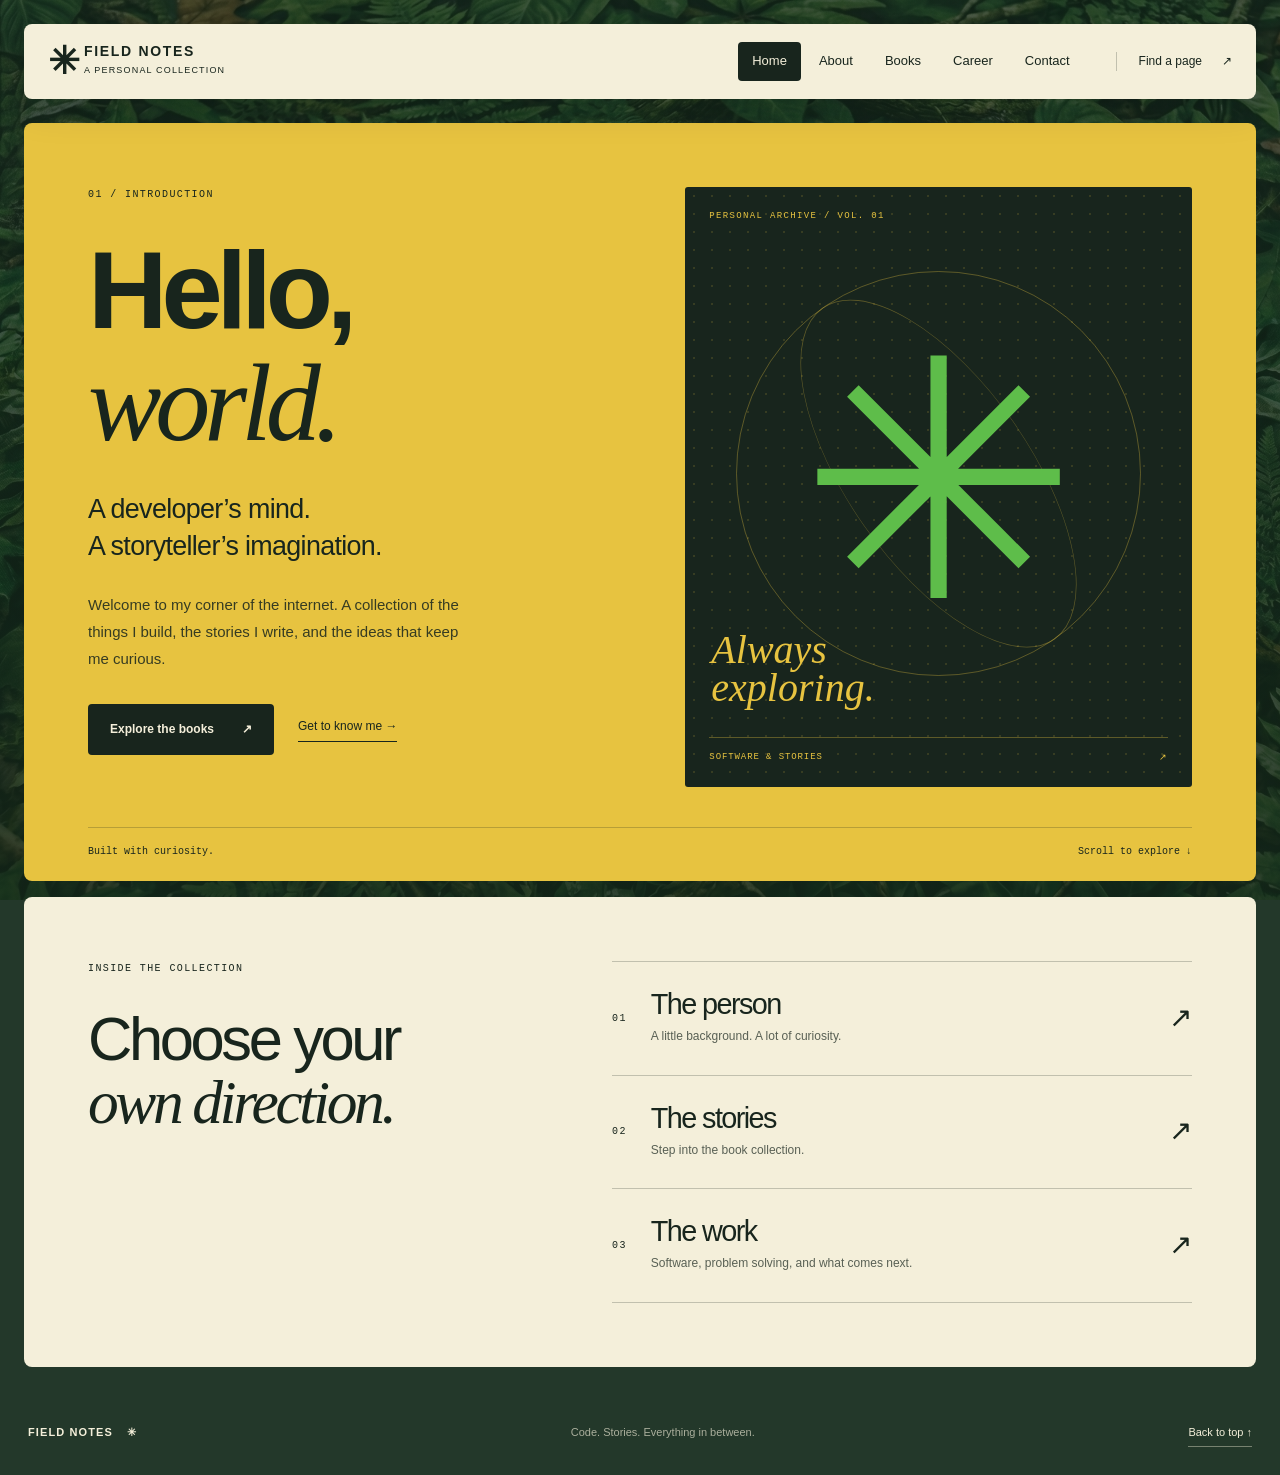
<file: front_end/index.html>
<!DOCTYPE html>
<html lang="en">
  <head>
    <meta charset="UTF-8">
    <meta name="viewport" content="width=device-width, initial-scale=1.0">
    <meta name="description" content="Explore stories in progress, software projects, and the curiosity behind Field Notes.">
    <meta name="theme-color" content="#e7c340">
    <title>Home — Field Notes</title>
    <link rel="icon" type="image/svg+xml" href="favicon.svg">
  <link rel="stylesheet" href="main.css">
    <script src="site.js" defer></script>
  </head>

  <body class="page-home">
    <a class="skip-link" href="#content">Skip to content</a>

    <div class="page-shell">
      <header class="site-header">
        <a class="wordmark" href="index.html" aria-label="Field Notes home">
          <span class="brand-symbol" aria-hidden="true">✳</span>
          FIELD NOTES
          <span class="brand-caption">A personal collection</span>
        </a>

        <nav class="topNav" aria-label="Main navigation">
          <a href="index.html" aria-current="page">Home</a>
          <a href="aboutPage.html">About</a>
          <a href="books_page.html">Books</a>
          <a href="careerPage.html">Career</a>
          <a href="referencesPage.html">Contact</a>
        </nav>

        <details class="site-search">
          <summary>Find a page <span aria-hidden="true">↗</span></summary>
          <form role="search">
            <label for="site-query">Search this site</label>
            <div class="search-row">
              <input id="site-query" type="search" placeholder="Books, career, about…" required>
              <button type="submit">Find →</button>
            </div>
            <div class="search-results" aria-live="polite"></div>
          </form>
        </details>
      </header>

      <main id="content">
        <section class="home-hero panel">
          <div class="hero-copy">
            <p class="eyebrow">01 / Introduction</p>
            <h1>Hello,<br><em>world.</em></h1>
            <p class="lead">A developer’s mind.<br>A storyteller’s imagination.</p>
            <p class="intro">Welcome to my corner of the internet. A collection of the things I build, the stories I write, and the ideas that keep me curious.</p>
            <div class="actions">
              <a class="button dark" href="books_page.html">Explore the books <span>↗</span></a>
              <a class="text-link" href="aboutPage.html">Get to know me →</a>
            </div>
          </div>

          <div class="hero-art" aria-hidden="true">
            <div class="art-coordinates">PERSONAL ARCHIVE / VOL. 01</div>
            <div class="orbit orbit-one"></div>
            <div class="orbit orbit-two"></div>
            <div class="art-star">✳</div>
            <span class="art-label">Always<br>exploring.</span>
            <div class="art-bottom">SOFTWARE & STORIES <span>↗</span></div>
          </div>

          <div class="panel-foot">
            <span>Built with curiosity.</span>
            <span>Scroll to explore ↓</span>
          </div>
        </section>

        <section class="collection">
          <div class="section-heading">
            <p class="eyebrow">Inside the collection</p>
            <h2>Choose your<br><em>own direction.</em></h2>
          </div>

          <div class="index-links">
            <a href="aboutPage.html">
              <span class="index-number">01</span>
              <div>
                <h3>The person</h3>
                <p>A little background. A lot of curiosity.</p>
              </div>
              <span>↗</span>
            </a>

            <a href="books_page.html">
              <span class="index-number">02</span>
              <div>
                <h3>The stories</h3>
                <p>Step into the book collection.</p>
              </div>
              <span>↗</span>
            </a>

            <a href="careerPage.html">
              <span class="index-number">03</span>
              <div>
                <h3>The work</h3>
                <p>Software, problem solving, and what comes next.</p>
              </div>
              <span>↗</span>
            </a>
          </div>
        </section>
      </main>

      <footer>
        <a class="footer-brand" href="index.html">FIELD NOTES <span aria-hidden="true">✳</span></a>
        <p>Code. Stories. Everything in between.</p>
        <a class="back-top" href="#content">Back to top ↑</a>
      </footer>
    </div>
  </body>
</html>
</file>
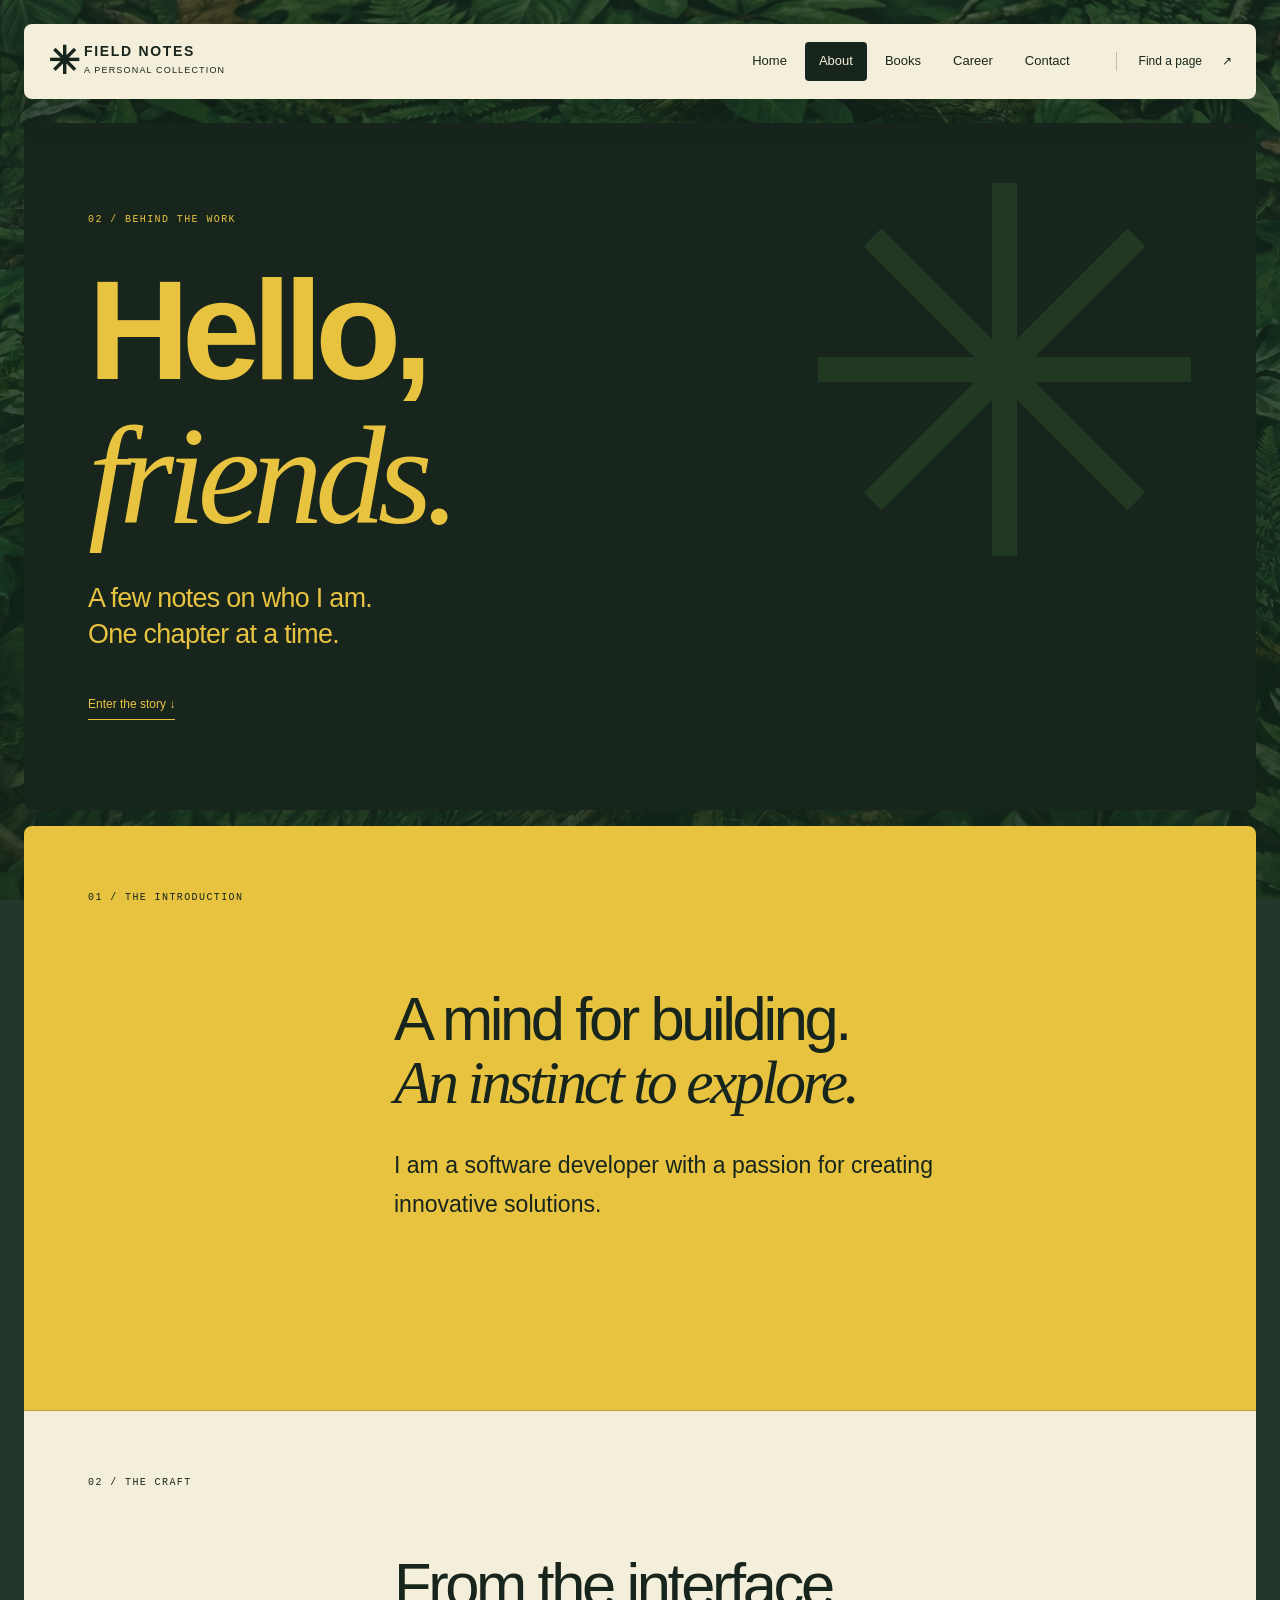
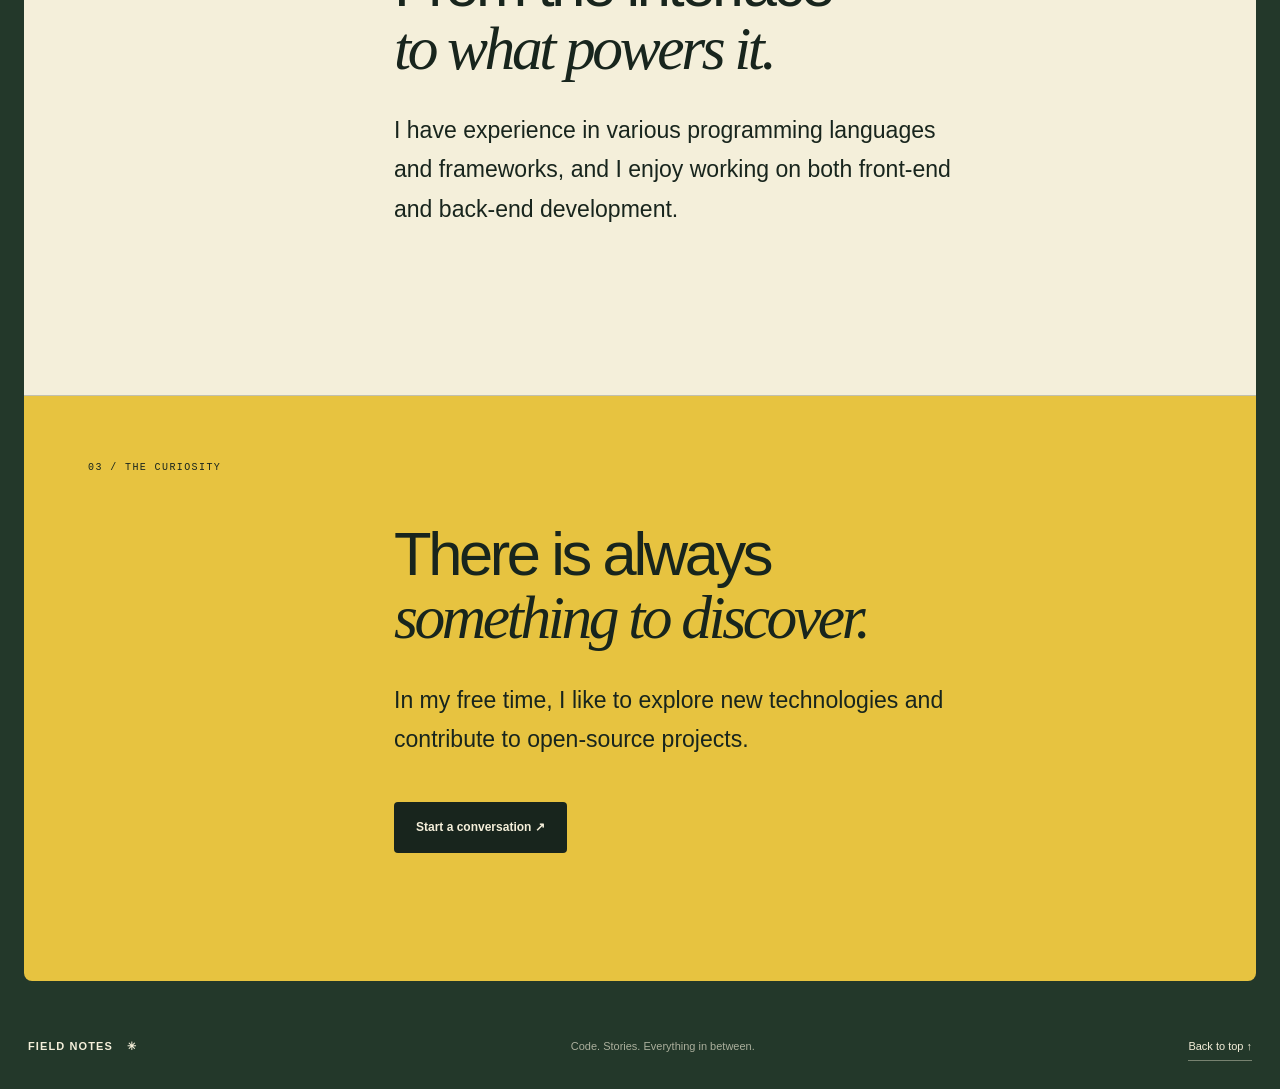
<file: front_end/aboutPage.html>
<!DOCTYPE html>
<html lang="en">
  <head>
    <meta charset="UTF-8">
    <meta name="viewport" content="width=device-width, initial-scale=1.0">
    <meta name="description" content="Meet the person behind Field Notes: a writer and developer exploring stories, software, and new ideas.">
    <meta name="theme-color" content="#e7c340">
    <title>About — Field Notes</title>
    <link rel="icon" type="image/svg+xml" href="favicon.svg">
    <link rel="stylesheet" href="main.css">
    <link rel="stylesheet" href="cssAbout.css">
    <script src="site.js" defer></script>
  </head>

  <body class="page-about">
    <a class="skip-link" href="#content">Skip to content</a>

    <div class="page-shell">
      <header class="site-header">
        <a class="wordmark" href="index.html" aria-label="Field Notes home">
          <span class="brand-symbol" aria-hidden="true">✳</span>
          FIELD NOTES
          <span class="brand-caption">A personal collection</span>
        </a>

        <nav class="topNav" aria-label="Main navigation">
          <a href="index.html">Home</a>
          <a href="aboutPage.html" aria-current="page">About</a>
          <a href="books_page.html">Books</a>
          <a href="careerPage.html">Career</a>
          <a href="referencesPage.html">Contact</a>
        </nav>

        <details class="site-search">
          <summary>Find a page <span aria-hidden="true">↗</span></summary>
          <form role="search">
            <label for="site-query">Search this site</label>
            <div class="search-row">
              <input id="site-query" type="search" placeholder="Books, career, about…" required>
              <button type="submit">Find →</button>
            </div>
            <div class="search-results" aria-live="polite"></div>
          </form>
        </details>
      </header>

      <main id="content">
        <section class="about-intro">
          <p class="eyebrow">02 / Behind the work</p>
          <h1>Hello,<br><em>friends.</em></h1>
          <p class="lead">A few notes on who I am.<br>One chapter at a time.</p>
          <a class="text-link" href="#story">Enter the story ↓</a>
        </section>

        <section id="story" class="star-wars" aria-label="My story">
          <article class="crawlStep">
            <span class="chapter">01 / The introduction</span>
            <div class="crawlCard">
              <h2>A mind for building.<br><em>An instinct to explore.</em></h2>
              <p>I am a software developer with a passion for creating innovative solutions.</p>
            </div>
          </article>

          <article class="crawlStep">
            <span class="chapter">02 / The craft</span>
            <div class="crawlCard">
              <h2>From the interface<br><em>to what powers it.</em></h2>
              <p>I have experience in various programming languages and frameworks, and I enjoy working on both front-end and back-end development.</p>
            </div>
          </article>

          <article class="crawlStep">
            <span class="chapter">03 / The curiosity</span>
            <div class="crawlCard">
              <h2>There is always<br><em>something to discover.</em></h2>
              <p>In my free time, I like to explore new technologies and contribute to open-source projects.</p>
              <a class="button dark" href="referencesPage.html">Start a conversation ↗</a>
            </div>
          </article>
        </section>
      </main>

      <footer>
        <a class="footer-brand" href="index.html">FIELD NOTES <span aria-hidden="true">✳</span></a>
        <p>Code. Stories. Everything in between.</p>
        <a class="back-top" href="#content">Back to top ↑</a>
      </footer>
    </div>
  </body>
</html>
</file>
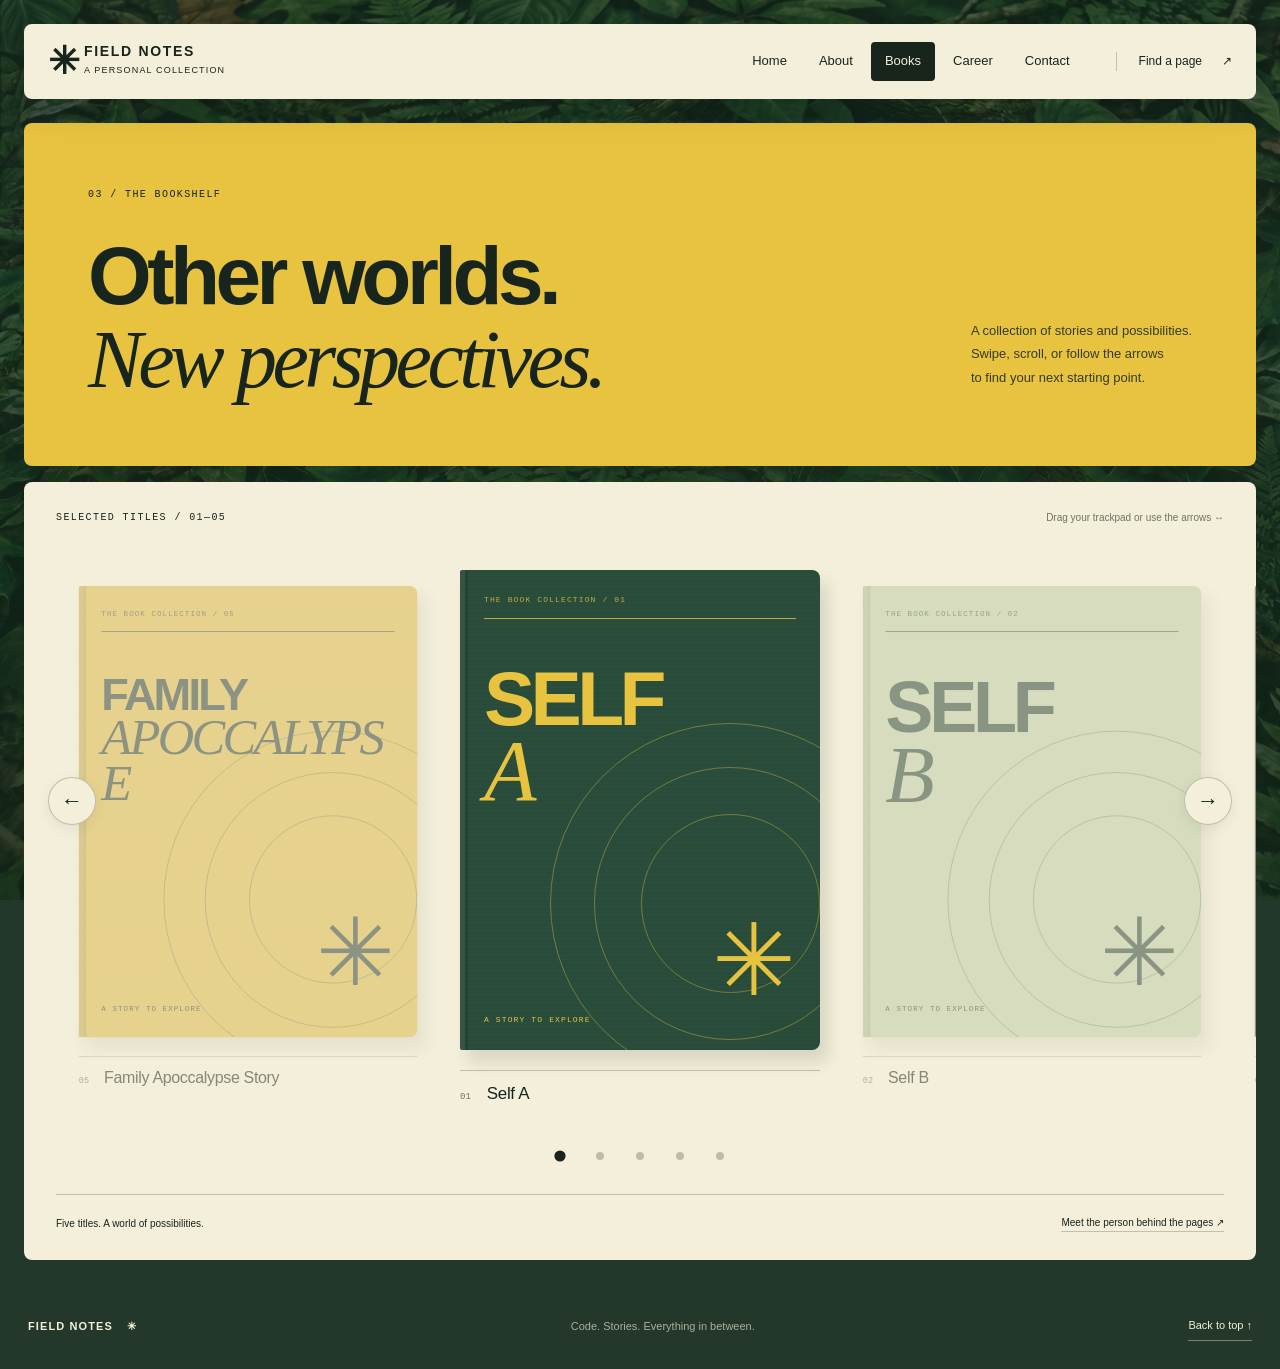
<file: front_end/books_page.html>
<!DOCTYPE html>
<html lang="en">
  <head>
    <meta charset="UTF-8">
    <meta name="viewport" content="width=device-width, initial-scale=1.0">
    <meta name="description" content="Browse the Field Notes bookshelf and discover stories and worlds taking shape.">
    <meta name="theme-color" content="#e7c340">
    <title>Books — Field Notes</title>
    <link rel="icon" type="image/svg+xml" href="favicon.svg">
    <link rel="stylesheet" href="main.css">
    <link rel="stylesheet" href="cssProjects.css">
    <script src="site.js" defer></script>
  </head>

  <body class="page-books">
    <a class="skip-link" href="#content">Skip to content</a>

    <div class="page-shell">
      <header class="site-header">
        <a class="wordmark" href="index.html" aria-label="Field Notes home">
          <span class="brand-symbol" aria-hidden="true">✳</span>
          FIELD NOTES
          <span class="brand-caption">A personal collection</span>
        </a>

        <nav class="topNav" aria-label="Main navigation">
          <a href="index.html">Home</a>
          <a href="aboutPage.html">About</a>
          <a href="books_page.html" aria-current="page">Books</a>
          <a href="careerPage.html">Career</a>
          <a href="referencesPage.html">Contact</a>
        </nav>

        <details class="site-search">
          <summary>Find a page <span aria-hidden="true">↗</span></summary>
          <form role="search">
            <label for="site-query">Search this site</label>
            <div class="search-row">
              <input id="site-query" type="search" placeholder="Books, career, about…" required>
              <button type="submit">Find →</button>
            </div>
            <div class="search-results" aria-live="polite"></div>
          </form>
        </details>
      </header>

      <main id="content">
        <section class="books-intro">
          <div>
            <p class="eyebrow">03 / The bookshelf</p>
            <h1>Other worlds.<br><em>New perspectives.</em></h1>
          </div>
          <p class="intro">A collection of stories and possibilities.<br>Swipe, scroll, or follow the arrows<br>to find your next starting point.</p>
        </section>

        <section class="books-gallery" aria-label="Book collection">
          <div class="gallery-heading">
            <span class="eyebrow">Selected titles / 01—05</span>
            <span class="gallery-hint">Drag your trackpad or use the arrows ↔</span>
          </div>

          <div class="carousel-container">
            <button id="carouselPrev" class="carousel-button" type="button" aria-label="Previous book" aria-controls="projectCard">←</button>

            <div id="projectCard" class="carousel-track" tabindex="0" role="region" aria-label="Books carousel. Use left and right arrow keys to browse.">
              <article class="cards cover-01">
                <div class="book-cover" aria-hidden="true">
                  <span class="cover-edition">THE BOOK COLLECTION / 01</span>
                  <div class="cover-orbit"></div>
                  <div class="cover-title">SELF<br><em>A</em></div>
                  <span class="cover-mark">✳</span>
                  <span class="cover-bottom">A STORY TO EXPLORE</span>
                </div>
                <div class="book-caption">
                  <span>01</span>
                  <h3>Self A</h3>
                </div>
              </article>

              <article class="cards cover-02">
                <div class="book-cover" aria-hidden="true">
                  <span class="cover-edition">THE BOOK COLLECTION / 02</span>
                  <div class="cover-orbit"></div>
                  <div class="cover-title">SELF<br><em>B</em></div>
                  <span class="cover-mark">✳</span>
                  <span class="cover-bottom">A STORY TO EXPLORE</span>
                </div>
                <div class="book-caption">
                  <span>02</span>
                  <h3>Self B</h3>
                </div>
              </article>

              <article class="cards cover-03">
                <div class="book-cover" aria-hidden="true">
                  <span class="cover-edition">THE BOOK COLLECTION / 03</span>
                  <div class="cover-orbit"></div>
                  <div class="cover-title">SELF<br><em>C</em></div>
                  <span class="cover-mark">✳</span>
                  <span class="cover-bottom">A STORY TO EXPLORE</span>
                </div>
                <div class="book-caption">
                  <span>03</span>
                  <h3>Self C</h3>
                </div>
              </article>

              <article class="cards cover-04">
                <div class="book-cover" aria-hidden="true">
                  <span class="cover-edition">THE BOOK COLLECTION / 04</span>
                  <div class="cover-orbit"></div>
                  <div class="cover-title">FALLING<br><em>STAR</em></div>
                  <span class="cover-mark">✳</span>
                  <span class="cover-bottom">A STORY TO EXPLORE</span>
                </div>
                <div class="book-caption">
                  <span>04</span>
                  <h3>Falling Star</h3>
                </div>
              </article>

              <article class="cards cover-05">
                <div class="book-cover" aria-hidden="true">
                  <span class="cover-edition">THE BOOK COLLECTION / 05</span>
                  <div class="cover-orbit"></div>
                  <div class="cover-title">FAMILY<br><em>APOCCALYPSE</em></div>
                  <span class="cover-mark">✳</span>
                  <span class="cover-bottom">A STORY TO EXPLORE</span>
                </div>
                <div class="book-caption">
                  <span>05</span>
                  <h3>Family Apoccalypse Story</h3>
                </div>
              </article>
            </div>

            <button id="carouselNext" class="carousel-button" type="button" aria-label="Next book" aria-controls="projectCard">→</button>
          </div>

          <div id="carouselDots" class="carousel-dots" aria-label="Choose a book"></div>

          <div class="gallery-foot">
            <span>Five titles. A world of possibilities.</span>
            <a href="aboutPage.html">Meet the person behind the pages ↗</a>
          </div>
        </section>
      </main>

      <footer>
        <a class="footer-brand" href="index.html">FIELD NOTES <span aria-hidden="true">✳</span></a>
        <p>Code. Stories. Everything in between.</p>
        <a class="back-top" href="#content">Back to top ↑</a>
      </footer>
    </div>

    <script src="betterTrans.js"></script>
  </body>
</html>
</file>
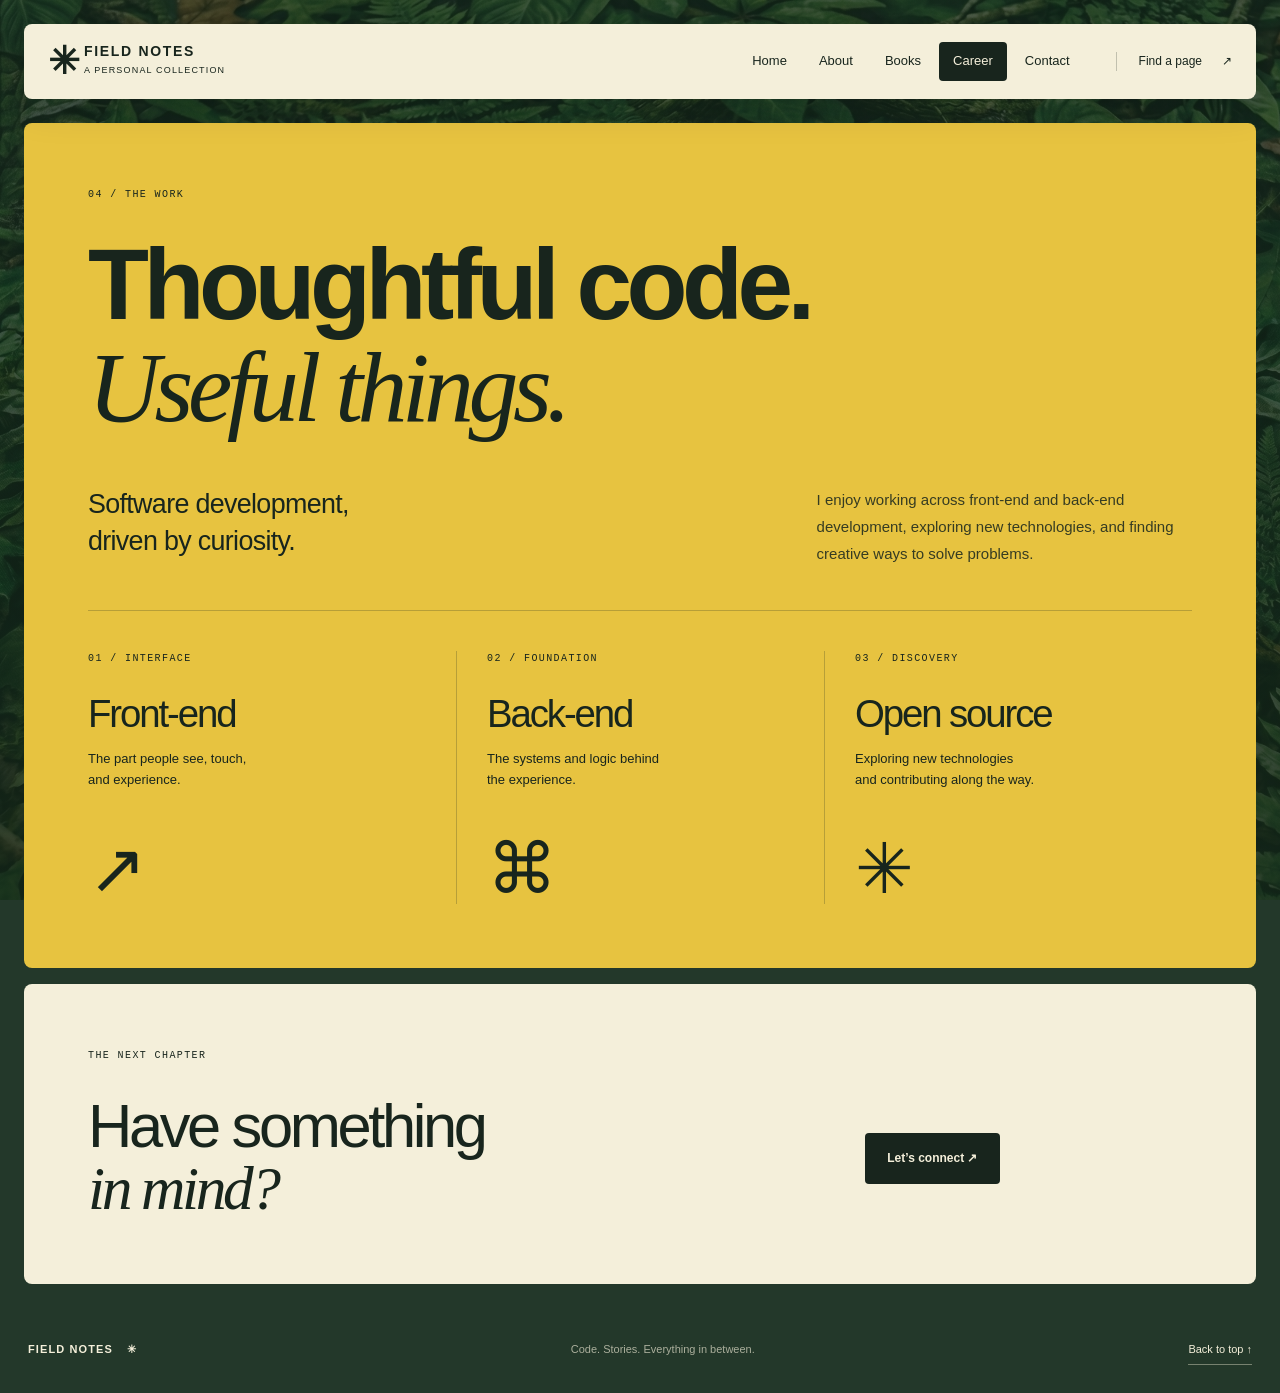
<file: front_end/careerPage.html>
<!DOCTYPE html>
<html lang="en">
  <head>
    <meta charset="UTF-8">
    <meta name="viewport" content="width=device-width, initial-scale=1.0">
    <meta name="description" content="Explore the software development interests and work behind Field Notes.">
    <meta name="theme-color" content="#e7c340">
    <title>Career — Field Notes</title>
    <link rel="icon" type="image/svg+xml" href="favicon.svg">
    <link rel="stylesheet" href="main.css">
    <script src="site.js" defer></script>
  </head>

  <body class="page-career">
    <a class="skip-link" href="#content">Skip to content</a>

    <div class="page-shell">
      <header class="site-header">
        <a class="wordmark" href="index.html" aria-label="Field Notes home">
          <span class="brand-symbol" aria-hidden="true">✳</span>
          FIELD NOTES
          <span class="brand-caption">A personal collection</span>
        </a>

        <nav class="topNav" aria-label="Main navigation">
          <a href="index.html">Home</a>
          <a href="aboutPage.html">About</a>
          <a href="books_page.html">Books</a>
          <a href="careerPage.html" aria-current="page">Career</a>
          <a href="referencesPage.html">Contact</a>
        </nav>

        <details class="site-search">
          <summary>Find a page <span aria-hidden="true">↗</span></summary>
          <form role="search">
            <label for="site-query">Search this site</label>
            <div class="search-row">
              <input id="site-query" type="search" placeholder="Books, career, about…" required>
              <button type="submit">Find →</button>
            </div>
            <div class="search-results" aria-live="polite"></div>
          </form>
        </details>
      </header>

      <main id="content">
        <section class="career-hero panel">
          <p class="eyebrow">04 / The work</p>
          <h1>Thoughtful code.<br><em>Useful things.</em></h1>

          <div class="hero-bottom">
            <p class="lead">Software development,<br>driven by curiosity.</p>
            <p class="intro">I enjoy working across front-end and back-end development, exploring new technologies, and finding creative ways to solve problems.</p>
          </div>

          <div class="career-grid" aria-label="Areas of interest">
            <article>
              <span class="index-number">01 / Interface</span>
              <h2>Front-end</h2>
              <p>The part people see, touch, and experience.</p>
              <span class="large-glyph" aria-hidden="true">↗</span>
            </article>

            <article>
              <span class="index-number">02 / Foundation</span>
              <h2>Back-end</h2>
              <p>The systems and logic behind the experience.</p>
              <span class="large-glyph" aria-hidden="true">⌘</span>
            </article>

            <article>
              <span class="index-number">03 / Discovery</span>
              <h2>Open source</h2>
              <p>Exploring new technologies and contributing along the way.</p>
              <span class="large-glyph" aria-hidden="true">✳</span>
            </article>
          </div>
        </section>

        <section class="closing">
          <p class="eyebrow">The next chapter</p>
          <h2>Have something<br><em>in mind?</em></h2>
          <a class="button dark" href="referencesPage.html">Let’s connect ↗</a>
        </section>
      </main>

      <footer>
        <a class="footer-brand" href="index.html">FIELD NOTES <span aria-hidden="true">✳</span></a>
        <p>Code. Stories. Everything in between.</p>
        <a class="back-top" href="#content">Back to top ↑</a>
      </footer>
    </div>
  </body>
</html>
</file>
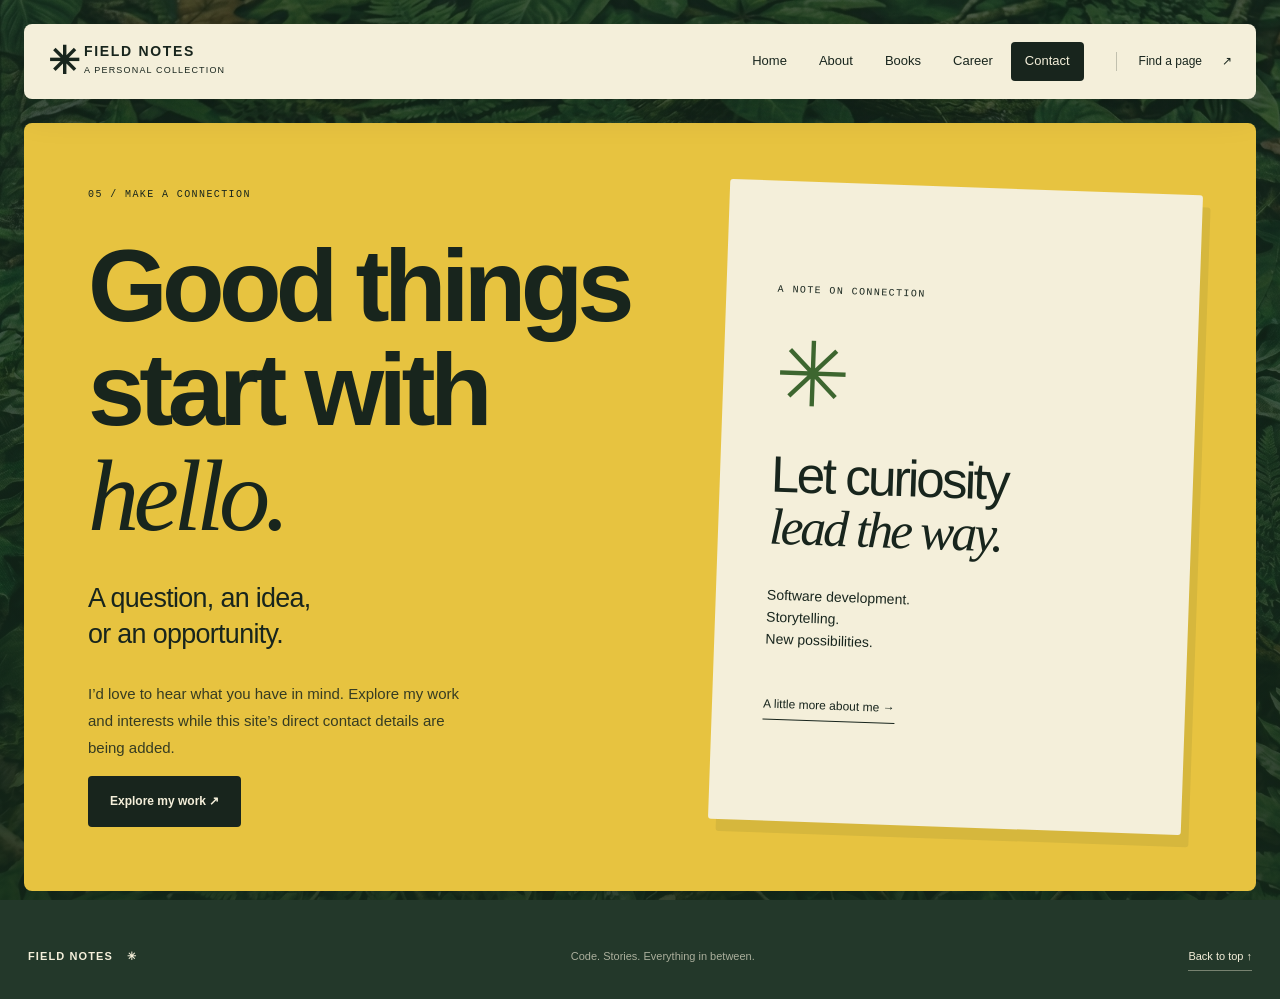
<file: front_end/referencesPage.html>
<!DOCTYPE html>
<html lang="en">
  <head>
    <meta charset="UTF-8">
    <meta name="viewport" content="width=device-width, initial-scale=1.0">
    <meta
      name="description"
      content="Find ways to connect with the writer and developer behind Field Notes."
    >
    <meta name="theme-color" content="#e7c340">
    <title>Contact — Field Notes</title>
    <link rel="icon" type="image/svg+xml" href="favicon.svg">
    <link rel="stylesheet" href="main.css">
    <script src="site.js" defer></script>
  </head>

  <body class="page-contact">
    <a class="skip-link" href="#content">Skip to content</a>

    <div class="page-shell">
      <header class="site-header">
        <a class="wordmark" href="index.html" aria-label="Field Notes home">
          <span class="brand-symbol" aria-hidden="true">✳</span>
          FIELD NOTES
          <span class="brand-caption">A personal collection</span>
        </a>

        <nav class="topNav" aria-label="Main navigation">
          <a href="index.html">Home</a>
          <a href="aboutPage.html">About</a>
          <a href="books_page.html">Books</a>
          <a href="careerPage.html">Career</a>
          <a href="referencesPage.html" aria-current="page">Contact</a>
        </nav>

        <details class="site-search">
          <summary>Find a page <span aria-hidden="true">↗</span></summary>
          <form role="search">
            <label for="site-query">Search this site</label>
            <div class="search-row">
              <input id="site-query" type="search" placeholder="Books, career, about…" required>
              <button type="submit">Find →</button>
            </div>
            <div class="search-results" aria-live="polite"></div>
          </form>
        </details>
      </header>

      <main id="content">
        <section class="contact-hero panel">
          <div>
            <p class="eyebrow">05 / Make a connection</p>
            <h1>
              Good things<br>
              start with<br>
              <em>hello.</em>
            </h1>
            <p class="lead">
              A question, an idea,<br>
              or an opportunity.
            </p>
            <p class="intro">
              I’d love to hear what you have in mind. Explore my work and interests while this site’s direct contact details are being added.
            </p>
            <a class="button dark" href="careerPage.html">Explore my work ↗</a>
          </div>

          <aside class="contact-note">
            <span class="eyebrow">A note on connection</span>
            <div class="note-star" aria-hidden="true">✳</div>
            <h2>
              Let curiosity<br>
              <em>lead the way.</em>
            </h2>
            <p>
              Software development.<br>
              Storytelling.<br>
              New possibilities.
            </p>
            <a class="text-link" href="aboutPage.html">A little more about me →</a>
          </aside>
        </section>
      </main>

      <footer>
        <a class="footer-brand" href="index.html">FIELD NOTES <span aria-hidden="true">✳</span></a>
        <p>Code. Stories. Everything in between.</p>
        <a class="back-top" href="#content">Back to top ↑</a>
      </footer>
    </div>
  </body>
</html>
</file>
<file: front_end/main.css>
﻿:root {
  --ink: #18251d;
  --paper: #f4efda;
  --gold: #e7c340;
  --green: #5ebd4a;
  --line: rgba(24, 37, 29, 0.23);
  --radius: 8px;
  --gutter: clamp(20px, 5vw, 80px);
}

* {
  box-sizing: border-box;
}

*::before,
*::after {
  box-sizing: border-box;
}

html {
  scroll-behavior: smooth;
  scroll-padding-top: 110px;
}

body {
  margin: 0;
  color: var(--ink);
  font-family: Arial, Helvetica, sans-serif;
  background: #23382a;
  line-height: 1.6;
  min-height: 100vh;
  background-image: linear-gradient(rgba(20, 38, 25, 0.72), rgba(20, 38, 25, 0.85)), url('rainForrestCamoBG.png');
  background-size: cover;
  background-attachment: fixed;
}

a {
  color: inherit;
  text-decoration: none;
}

button,
input {
  font: inherit;
}

button,
a,
input,
summary {
  -webkit-tap-highlight-color: transparent;
}

button,
summary {
  cursor: pointer;
}

a:focus-visible,
button:focus-visible,
input:focus-visible,
summary:focus-visible,
[tabindex]:focus-visible {
  outline: 3px solid #3d802d;
  outline-offset: 5px;
}

h1,
h2,
h3,
p {
  margin-top: 0;
}

h1,
h2,
h3 {
  line-height: 1.02;
  letter-spacing: -0.055em;
}

h1 {
  font-size: clamp(3.7rem, 8.6vw, 8.8rem);
  font-weight: 600;
  margin-bottom: 32px;
}

h2 {
  font-size: clamp(2.4rem, 4.8vw, 5rem);
  font-weight: 500;
}

h3 {
  font-size: 1.8rem;
  font-weight: 500;
}

em {
  font-family: Georgia, 'Times New Roman', serif;
  font-weight: 400;
}

p {
  max-width: 65ch;
}

::selection {
  color: var(--ink);
  background: var(--green);
}

.skip-link {
  position: fixed;
  top: -100px;
  left: 20px;
  z-index: 50;
  background: var(--paper);
  padding: 12px;
}

.skip-link:focus {
  top: 10px;
}

.site-header {
  position: relative;
  z-index: 10;
  display: flex;
  align-items: center;
  gap: 32px;
  width: min(1520px, calc(100% - 48px));
  margin: 24px auto;
  background: var(--paper);
  padding: 18px 24px;
  border-radius: var(--radius);
  box-shadow: 0 8px 40px #0002;
}

.wordmark {
  font-size: 14px;
  letter-spacing: 0.12em;
  font-weight: 800;
  line-height: 1.3;
  display: grid;
  grid-template-columns: 36px auto;
  white-space: nowrap;
}

.brand-symbol {
  grid-row: span 2;
  font-size: 38px;
  line-height: 1;
}

.brand-caption {
  font-size: 9px;
  letter-spacing: 0.13em;
  font-weight: 400;
  text-transform: uppercase;
}

.topNav {
  display: flex;
  align-items: center;
  justify-content: center;
  gap: 4px;
  margin-left: auto;
}

.topNav a {
  padding: 9px 14px;
  font-size: 13px;
  border-radius: 4px;
  transition: background 0.2s;
}

.topNav a:hover {
  background: #18251d10;
}

.topNav a[aria-current] {
  background: var(--ink);
  color: var(--paper);
}

.site-search {
  position: relative;
  border-left: 1px solid var(--line);
  padding-left: 22px;
  font-size: 12px;
}

.site-search summary {
  list-style: none;
  display: flex;
  gap: 20px;
  align-items: center;
  white-space: nowrap;
}

.site-search summary::-webkit-details-marker {
  display: none;
}

.site-search form {
  position: absolute;
  right: 0;
  top: 42px;
  padding: 24px;
  width: min(340px, calc(100vw - 48px));
  background: var(--paper);
  border: 1px solid var(--line);
  border-radius: 6px;
  box-shadow: 0 16px 40px #0003;
}

.site-search label {
  display: block;
  margin-bottom: 10px;
}

.search-row {
  display: flex;
  gap: 8px;
}

.search-row input {
  min-width: 0;
  width: 100%;
  padding: 10px;
  border: 1px solid var(--line);
  background: #fff8;
  border-radius: 3px;
}

.search-row button {
  background: var(--ink);
  color: var(--paper);
  border: 0;
  padding: 8px 12px;
  border-radius: 3px;
}

.search-results a {
  display: block;
  padding: 12px 0;
  border-bottom: 1px solid var(--line);
}

.search-results p {
  margin: 12px 0 0;
}

main {
  width: min(1520px, calc(100% - 48px));
  margin: auto;
  min-height: 60vh;
}

.panel {
  background: var(--gold);
  border-radius: var(--radius);
  overflow: hidden;
  position: relative;
  padding: var(--gutter);
}

.eyebrow,
.chapter,
.index-number,
.cover-edition,
.cover-bottom {
  font: 10px/1.5 'Courier New', monospace;
  letter-spacing: 0.14em;
  text-transform: uppercase;
}

.eyebrow {
  margin-bottom: 32px;
}

.lead {
  font-size: clamp(1.25rem, 2.1vw, 1.8rem);
  line-height: 1.35;
  letter-spacing: -0.025em;
}

.intro {
  font-size: 15px;
  line-height: 1.8;
  opacity: 0.85;
  max-width: 45ch;
}

.actions {
  display: flex;
  align-items: center;
  gap: 24px;
  flex-wrap: wrap;
  margin-top: 32px;
}

.button {
  display: inline-flex;
  align-items: center;
  justify-content: space-between;
  gap: 28px;
  padding: 16px 22px;
  border-radius: 4px;
  font-size: 12px;
  font-weight: 600;
  transition: transform 0.2s, background 0.2s;
}

.button:hover {
  transform: translateY(-3px);
  background: #304b36;
}

.dark {
  background: var(--ink);
  color: var(--paper);
}

.text-link {
  font-size: 12px;
  border-bottom: 1px solid currentColor;
  padding-bottom: 5px;
}

.home-hero {
  display: grid;
  grid-template-columns: 1.1fr 1fr;
  gap: 40px;
  padding-bottom: 24px;
}

.hero-copy {
  padding-bottom: 32px;
}

.hero-art {
  position: relative;
  align-self: stretch;
  min-height: 480px;
  background: var(--ink);
  color: var(--gold);
  overflow: hidden;
  border-radius: 3px;
  background-image: radial-gradient(#e7c34025 1px, transparent 1px);
  background-size: 18px 18px;
}

.art-coordinates {
  position: absolute;
  top: 24px;
  left: 24px;
  font: 9px monospace;
  letter-spacing: 0.15em;
}

.orbit {
  position: absolute;
  width: 80%;
  aspect-ratio: 1;
  border: 1px solid #e7c34055;
  left: 10%;
  top: 14%;
  border-radius: 50%;
}

.orbit-two {
  transform: rotate(-35deg) scaleX(0.45);
}

.art-star {
  position: absolute;
  inset: 0;
  display: grid;
  place-items: center;
  font-size: clamp(190px, 26vw, 380px);
  font-family: Georgia, serif;
  line-height: 1;
  color: var(--green);
  animation: turn 90s linear infinite;
}

.art-label {
  position: absolute;
  left: 26px;
  bottom: 80px;
  font-family: Georgia, serif;
  font-style: italic;
  font-size: 40px;
  line-height: 0.95;
}

.art-bottom {
  position: absolute;
  bottom: 24px;
  left: 24px;
  right: 24px;
  display: flex;
  justify-content: space-between;
  font: 9px monospace;
  letter-spacing: 0.1em;
  border-top: 1px solid #e7c34055;
  padding-top: 14px;
}

.panel-foot {
  grid-column: 1 / -1;
  display: flex;
  justify-content: space-between;
  border-top: 1px solid var(--line);
  padding-top: 18px;
  font: 10px monospace;
}

.collection {
  display: grid;
  grid-template-columns: 1fr 1.25fr;
  gap: 60px;
  background: var(--paper);
  padding: var(--gutter);
  margin-top: 16px;
  border-radius: var(--radius);
}

.section-heading h2 {
  margin-bottom: 0;
}

.index-links a {
  display: flex;
  align-items: center;
  gap: 24px;
  border-top: 1px solid var(--line);
  padding: 28px 0;
  transition: padding 0.25s;
}

.index-links a:last-child {
  border-bottom: 1px solid var(--line);
}

.index-links a:hover {
  padding-left: 12px;
}

.index-links h3 {
  margin-bottom: 8px;
}

.index-links p {
  font-size: 12px;
  margin: 0;
  opacity: 0.7;
}

.index-links a > span:last-child {
  margin-left: auto;
  font-size: 28px;
}

.career-hero h1 {
  font-size: clamp(3.5rem, 7.8vw, 8rem);
}

.hero-bottom {
  display: flex;
  justify-content: space-between;
  gap: 40px;
  border-bottom: 1px solid var(--line);
  padding: 16px 0 24px;
}

.career-grid {
  display: grid;
  grid-template-columns: repeat(3, 1fr);
  margin-top: 40px;
}

.career-grid article {
  padding: 0 30px;
  border-left: 1px solid var(--line);
  display: flex;
  flex-direction: column;
}

.career-grid article:first-child {
  padding-left: 0;
  border: 0;
}

.career-grid h2 {
  font-size: clamp(1.6rem, 3vw, 3rem);
  margin: 28px 0 16px;
}

.career-grid p {
  font-size: 13px;
  max-width: 25ch;
}

.large-glyph {
  font-size: 70px;
  line-height: 1;
  margin-top: 30px;
}

.closing {
  background: var(--paper);
  padding: var(--gutter);
  margin-top: 16px;
  border-radius: var(--radius);
}

.closing h2 {
  display: inline-block;
  width: 70%;
  margin-bottom: 0;
  vertical-align: middle;
}

.contact-hero {
  display: grid;
  grid-template-columns: 1.2fr 1fr;
  gap: var(--gutter);
}

.contact-hero h1 {
  font-size: clamp(4rem, 8vw, 8rem);
}

.contact-note {
  background: var(--paper);
  padding: clamp(24px, 4vw, 56px);
  align-self: stretch;
  border-radius: 3px;
  display: flex;
  flex-direction: column;
  justify-content: center;
  transform: rotate(2deg);
  box-shadow: 8px 12px 0 #18251d14;
}

.contact-note h2 {
  font-size: clamp(2.4rem, 4vw, 4rem);
  margin: 30px 0;
}

.contact-note p {
  font-size: 14px;
}

.note-star {
  font-size: 90px;
  line-height: 1;
  color: #3d662f;
}

.contact-note .text-link {
  align-self: flex-start;
  margin-top: 30px;
}

footer {
  width: min(1520px, calc(100% - 48px));
  margin: 24px auto 0;
  display: flex;
  align-items: center;
  justify-content: space-between;
  gap: 24px;
  padding: 28px 4px;
  color: var(--paper);
  font-size: 11px;
}

footer p {
  margin: 0;
  opacity: 0.65;
}

.footer-brand {
  font-weight: 700;
  letter-spacing: 0.1em;
}

.footer-brand span {
  margin-left: 10px;
}

.back-top {
  border-bottom: 1px solid #f4efda66;
  padding: 5px 0;
}

.reveal-ready {
  opacity: 0;
  transform: translateY(24px);
  transition: opacity 0.7s, transform 0.7s;
}

.reveal-ready.is-visible {
  opacity: 1;
  transform: none;
}

@keyframes turn {
  to {
    transform: rotate(360deg);
  }
}

@media (min-width: 1600px) {
  .home-hero {
    min-height: 760px;
  }

  .hero-copy {
    align-self: center;
  }
}

@media (max-width: 1000px) {
  .site-header {
    flex-wrap: wrap;
    gap: 16px;
  }

  .wordmark {
    margin-right: auto;
  }

  .topNav {
    order: 3;
    width: 100%;
    margin: 0;
    border-top: 1px solid var(--line);
    padding-top: 12px;
    justify-content: space-between;
  }

  .site-search {
    border: 0;
  }

  .home-hero {
    gap: 28px;
  }

  .hero-art {
    min-height: 400px;
  }

  .collection {
    gap: 32px;
  }

  .contact-hero {
    gap: 40px;
  }

  .contact-note {
    transform: none;
  }
}

@media (max-width: 680px) {
  html {
    scroll-padding-top: 20px;
  }

  body {
    background-attachment: scroll;
  }

  .site-header,
  main,
  footer {
    width: min(100% - 24px, 1520px);
  }

  .site-header {
    margin: 12px auto 16px;
    padding-inline: 16px;
  }

  .topNav {
    justify-content: space-between;
    gap: 4px;
    flex-wrap: wrap;
  }

  .topNav a {
    padding-inline: 6px;
    font-size: 11px;
  }

  .site-search {
    width: 100%;
    border-left: 0;
    padding-left: 0;
  }

  .site-search summary {
    justify-content: space-between;
  }

  .site-search form {
    right: 0;
    left: 0;
    width: 100%;
  }

  .home-hero,
  .collection,
  .contact-hero,
  .hero-bottom {
    grid-template-columns: 1fr;
    display: grid;
  }

  .home-hero {
    gap: 20px;
  }

  .panel,
  .collection,
  .closing {
    padding-left: 20px;
    padding-right: 20px;
  }

  .hero-copy {
    padding-bottom: 0;
  }

  .contact-note {
    padding: 24px;
  }

  .career-grid {
    grid-template-columns: 1fr;
  }

  .career-grid article {
    border-left: 0;
    border-top: 1px solid var(--line);
    padding: 20px 0 0;
  }

  .career-grid article:first-child {
    border-top: 0;
    padding-top: 0;
  }

  .closing h2 {
    width: 100%;
    display: block;
    margin-bottom: 24px;
  }

  footer {
    flex-direction: column;
    align-items: flex-start;
    padding-top: 18px;
  }
}

@media (prefers-reduced-motion: reduce) {
  html {
    scroll-behavior: auto;
  }

  *,
  *::before,
  *::after {
    animation-duration: 0.01ms !important;
    animation-iteration-count: 1 !important;
    transition-duration: 0.01ms !important;
    scroll-behavior: auto !important;
  }
}
</file>
<file: front_end/cssAbout.css>
﻿.page-about{--gold:#e7c340}.about-intro{padding:clamp(32px,7vw,100px) var(--gutter);background:var(--ink);color:var(--gold);border-radius:var(--radius);position:relative;overflow:hidden}.about-intro::after{content:'✳';position:absolute;right:3%;top:0;font-size:clamp(250px,40vw,600px);line-height:1;color:#5ebd4a22;pointer-events:none}.about-intro h1,.about-intro p,.about-intro a{position:relative;z-index:1}.about-intro h1{font-size:clamp(4.5rem,11vw,11rem)}.about-intro .text-link{display:inline-block;margin-top:16px}.star-wars{margin-top:16px;border-radius:var(--radius);overflow:hidden;background:var(--gold)}.crawlStep{padding:var(--gutter);min-height:65svh;display:grid;grid-template-columns:1fr 3fr;gap:40px;align-items:center;border-bottom:1px solid var(--line)}.crawlStep:last-child{border:0}.crawlStep:nth-child(2){background:var(--paper)}.chapter{align-self:start;position:sticky;top:32px}.crawlCard h2{margin-bottom:32px}.crawlCard p{font-size:clamp(1rem,1.8vw,1.5rem);line-height:1.7;max-width:44ch}.crawlCard .button{margin-top:20px}@media(max-width:680px){.crawlStep{grid-template-columns:1fr;gap:36px;min-height:0;padding-block:48px}.chapter{position:static}.crawlCard h2{font-size:clamp(2.5rem,9vw,4rem)}}
</file>
<file: front_end/cssProjects.css>
﻿.books-intro{display:flex;align-items:flex-end;justify-content:space-between;gap:40px;padding:clamp(32px,5vw,72px) var(--gutter);background:var(--gold);border-radius:var(--radius)}.books-intro h1{font-size:clamp(3.2rem,6.4vw,6.7rem);margin-bottom:0}.books-intro .intro{font-size:13px;flex-shrink:0;max-width:32ch}.books-gallery{background:var(--paper);border-radius:var(--radius);margin-top:16px;overflow:hidden;padding:28px 0}.gallery-heading,.gallery-foot{display:flex;align-items:center;justify-content:space-between;gap:20px;margin:0 32px;font-size:10px}.gallery-heading .eyebrow{margin:0}.gallery-hint{opacity:.6}.carousel-container{position:relative;display:flex;align-items:center;margin-top:16px}#projectCard{--card-width:min(360px,calc(100vw - 96px));position:relative;display:flex;min-width:0;flex:1 1 0;gap:32px;overflow-x:auto;overflow-y:hidden;scroll-snap-type:x mandatory;scroll-behavior:auto;touch-action:pan-x pan-y;width:100%;padding:28px max(20px,calc((100% - var(--card-width))/2));scrollbar-width:none}#projectCard::-webkit-scrollbar{display:none}.cards{width:var(--card-width);min-width:0;flex:0 0 var(--card-width);scroll-snap-align:center;scroll-snap-stop:always;transition:opacity .4s,transform .4s;opacity:.5;transform:scale(.94)}.cards.active{opacity:1;transform:scale(1)}.book-cover{position:relative;isolation:isolate;aspect-ratio:3/4;background:#284c39;color:#e7c340;padding:24px;overflow:hidden;border-radius:2px 8px 8px 2px;box-shadow:inset 5px 0 0 #ffffff16,inset 8px 0 0 #0002,8px 12px 16px #18251d20;display:flex;flex-direction:column}.book-cover::after{content:'';position:absolute;inset:0;z-index:-1;opacity:.16;background:repeating-linear-gradient(0deg,transparent,transparent 2px,#fff2 3px,transparent 4px)}.cover-edition{font-size:8px;border-bottom:1px solid currentColor;padding-bottom:12px;opacity:.8}.cover-title{font-size:clamp(2.6rem,6vw,5rem);letter-spacing:-.06em;line-height:.9;margin-top:45px;font-weight:600;position:relative;z-index:1;overflow-wrap:anywhere}.cover-title em{font-size:1.12em}.cover-orbit{position:absolute;width:100%;aspect-ratio:1;border:1px solid currentColor;border-radius:50%;left:25%;top:32%;opacity:.4}.cover-orbit::before,.cover-orbit::after{content:'';position:absolute;inset:12%;border:1px solid currentColor;border-radius:50%}.cover-orbit::after{inset:25%}.cover-mark{position:absolute;right:24px;bottom:40px;font-size:100px;line-height:1}.cover-bottom{margin-top:auto;font-size:8px;z-index:1}.cover-02 .book-cover{background:#b9cba2;color:#203c2c}.cover-03 .book-cover{background:#222d24;color:#e5e2cd}.cover-04 .book-cover{background:#c17142;color:#241f21}.cover-04 .cover-mark{color:#f5db9c}.cover-05 .book-cover{background:#d9b643;color:#263a2c}.cover-05 .cover-title{font-size:clamp(2rem,4vw,3rem)}.book-caption{display:flex;gap:16px;align-items:baseline;margin-top:20px;border-top:1px solid var(--line);padding-top:14px}.book-caption>span{font:9px monospace;opacity:.6}.book-caption h3{font-size:17px;letter-spacing:-.02em;margin:0}.carousel-button{position:absolute;top:44%;transform:translateY(-50%);z-index:2;width:48px;height:48px;display:grid;place-items:center;border-radius:50%;border:1px solid var(--line);background:var(--paper);color:var(--ink);font-size:22px;box-shadow:0 4px 16px #0001;transition:background .2s}.carousel-button:hover{background:var(--gold)}#carouselPrev{left:24px}#carouselNext{right:24px}.carousel-dots{display:flex;justify-content:center;gap:4px;margin:8px 0 20px}.carousel-dot{width:36px;height:36px;border:0;background:transparent;position:relative;padding:0}.carousel-dot::after{content:'';position:absolute;inset:14px;background:#18251d40;border-radius:50%;transition:transform .2s,background .2s}.carousel-dot.active::after{background:var(--ink);transform:scale(1.4)}.gallery-foot{border-top:1px solid var(--line);padding-top:20px}.gallery-foot a{border-bottom:1px solid var(--line)}@media(max-width:900px){.books-intro{align-items:start;flex-direction:column;gap:24px}.books-intro .intro br{display:none}}@media(max-width:680px){.gallery-heading,.gallery-foot{margin-inline:20px;flex-wrap:wrap}.gallery-hint{display:none}#carouselPrev{left:8px}#carouselNext{right:8px}.carousel-button{width:40px;height:40px}.book-cover{padding:22px}.cover-title{font-size:clamp(2.5rem,13vw,4.5rem)}.gallery-foot{font-size:10px}.books-intro h1{font-size:clamp(3rem,11vw,5rem)}}@media(prefers-reduced-motion:reduce){.cards{transition:none}}
@media(max-width:380px){.books-intro h1{font-size:2.5rem}}
</file>
